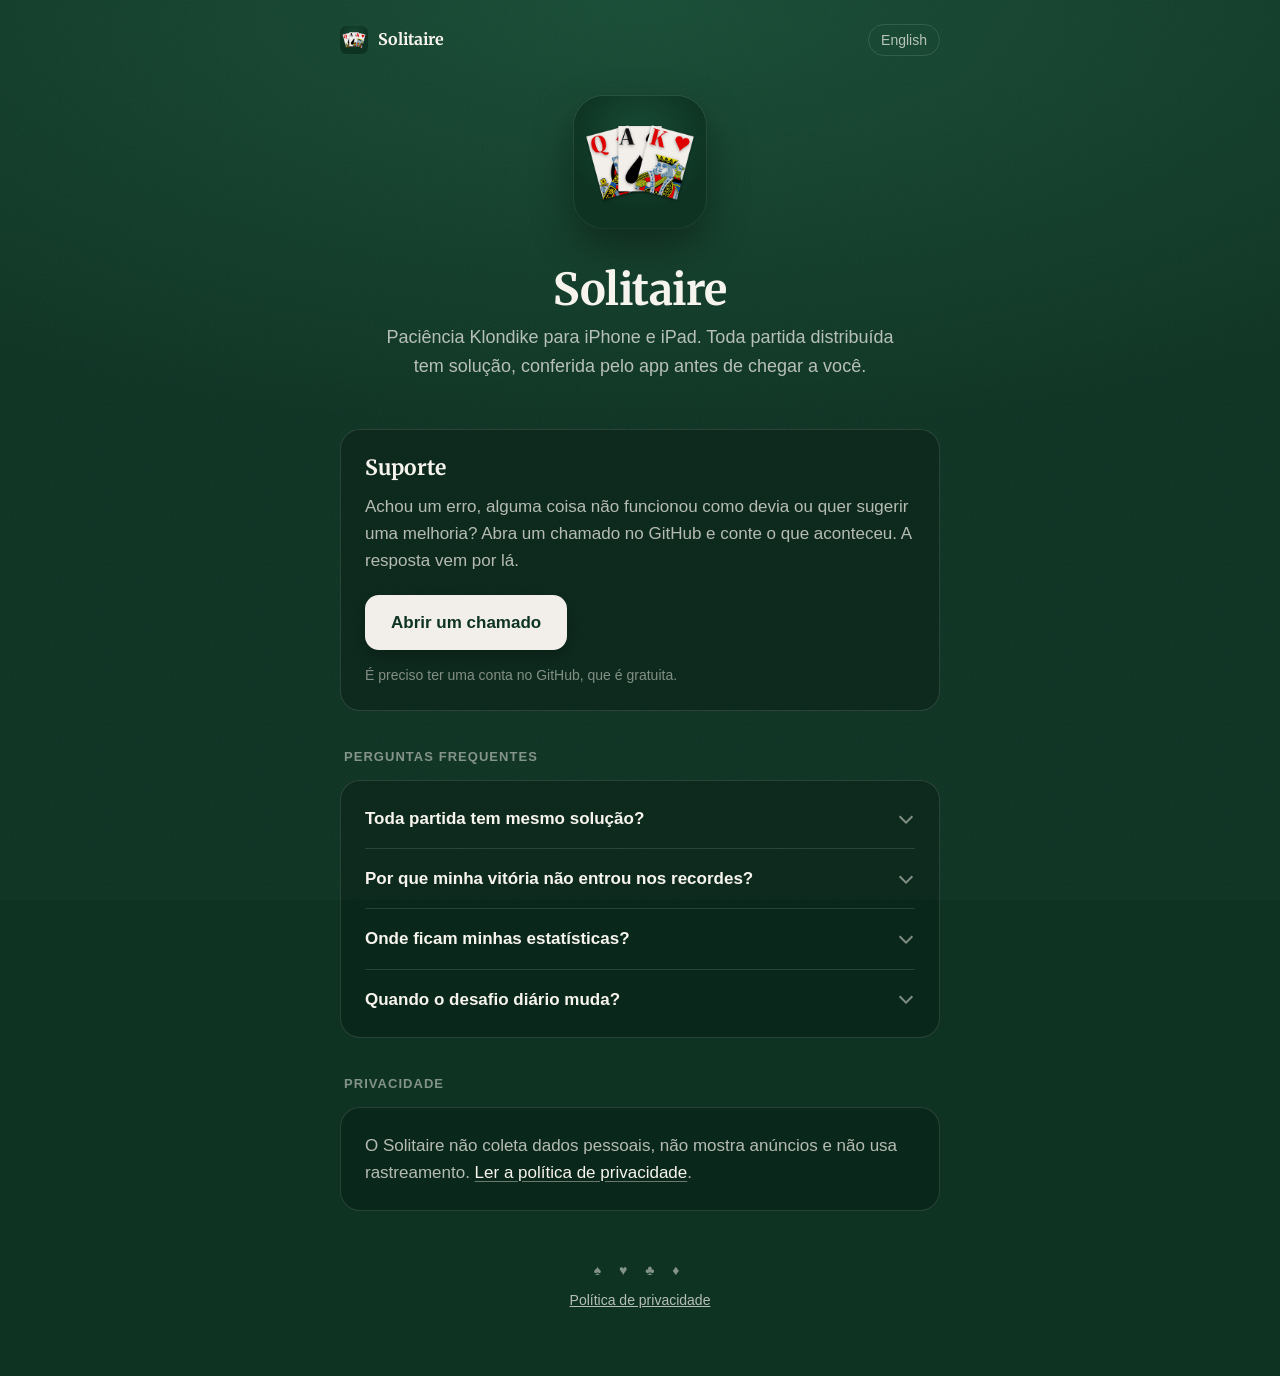
<file: index.html>
<!doctype html>
<html lang="pt-BR">
<head>
<meta charset="utf-8">
<meta name="viewport" content="width=device-width, initial-scale=1">
<title>Solitaire · Suporte</title>
<meta name="description" content="Suporte do Solitaire, paciência Klondike para iPhone e iPad.">
<meta name="theme-color" content="#0e3323">
<link rel="icon" type="image/png" href="favicon.png">
<link rel="apple-touch-icon" href="apple-touch-icon.png">
<link rel="preconnect" href="https://fonts.googleapis.com">
<link rel="preconnect" href="https://fonts.gstatic.com" crossorigin>
<link href="https://fonts.googleapis.com/css2?family=Merriweather:wght@700&display=swap" rel="stylesheet">
<link rel="stylesheet" href="style.css">
</head>
<body>
<main>
<nav class="top">
  <a class="brand" href="./"><img src="icon.png" alt="">Solitaire</a>
  <a class="language" href="en/" hreflang="en" lang="en">English</a>
</nav>

<header class="hero">
  <img src="icon.png" alt="Ícone do Solitaire: dama, ás e rei em leque">
  <h1>Solitaire</h1>
  <p class="lead">Paciência Klondike para iPhone e iPad. Toda partida distribuída tem solução, conferida pelo app antes de chegar a você.</p>
</header>

<section class="panel">
  <h2>Suporte</h2>
  <p>Achou um erro, alguma coisa não funcionou como devia ou quer sugerir uma melhoria? Abra um chamado no GitHub e conte o que aconteceu. A resposta vem por lá.</p>
  <a class="button" href="https://github.com/dantevicenzo/solitaire-site/issues/new?body=Aparelho%20%28ex.%3A%20iPhone%2015%29%3A%0AVers%C3%A3o%20do%20iOS%3A%0AVers%C3%A3o%20do%20app%20%28Ajustes%20%3E%20Vers%C3%A3o%29%3A%0A%0AO%20que%20aconteceu%3A%0A%0AO%20que%20voc%C3%AA%20esperava%3A%0A">Abrir um chamado</a>
  <p class="note">É preciso ter uma conta no GitHub, que é gratuita.</p>
</section>

<p class="label">Perguntas frequentes</p>
<section class="panel faq">
  <details>
    <summary>Toda partida tem mesmo solução?</summary>
    <p>Sim, no modo de 1 carta e no de 3 cartas. Antes de distribuir, o app embaralha e tenta resolver a partida. Se não consegue, embaralha de novo. A dica e a varinha usam essa mesma solução.</p>
  </details>
  <details>
    <summary>Por que minha vitória não entrou nos recordes?</summary>
    <p>Quando você usa a dica ou a varinha, a partida passa a ser assistida. Ela conta como jogada, mas fica fora dos recordes, das sequências e dos rankings. Desfazer custa pontos, mas não torna a partida assistida.</p>
  </details>
  <details>
    <summary>Onde ficam minhas estatísticas?</summary>
    <p>Só no seu aparelho. Elas não vão para nenhum servidor e são apagadas se você remover o app. Os rankings do Game Center ficam com a Apple.</p>
  </details>
  <details>
    <summary>Quando o desafio diário muda?</summary>
    <p>À meia-noite de Brasília. A partida do dia é a mesma para todo mundo, e só a primeira tentativa vale para o calendário e o ranking.</p>
  </details>
</section>

<p class="label">Privacidade</p>
<section class="panel">
  <p>O Solitaire não coleta dados pessoais, não mostra anúncios e não usa rastreamento. <a href="privacidade.html">Ler a política de privacidade</a>.</p>
</section>
<footer>
  <div class="suits" aria-hidden="true">♠ ♥ ♣ ♦</div>
  <a href="privacidade.html">Política de privacidade</a>
</footer>
</main>
</body>
</html>
</file>
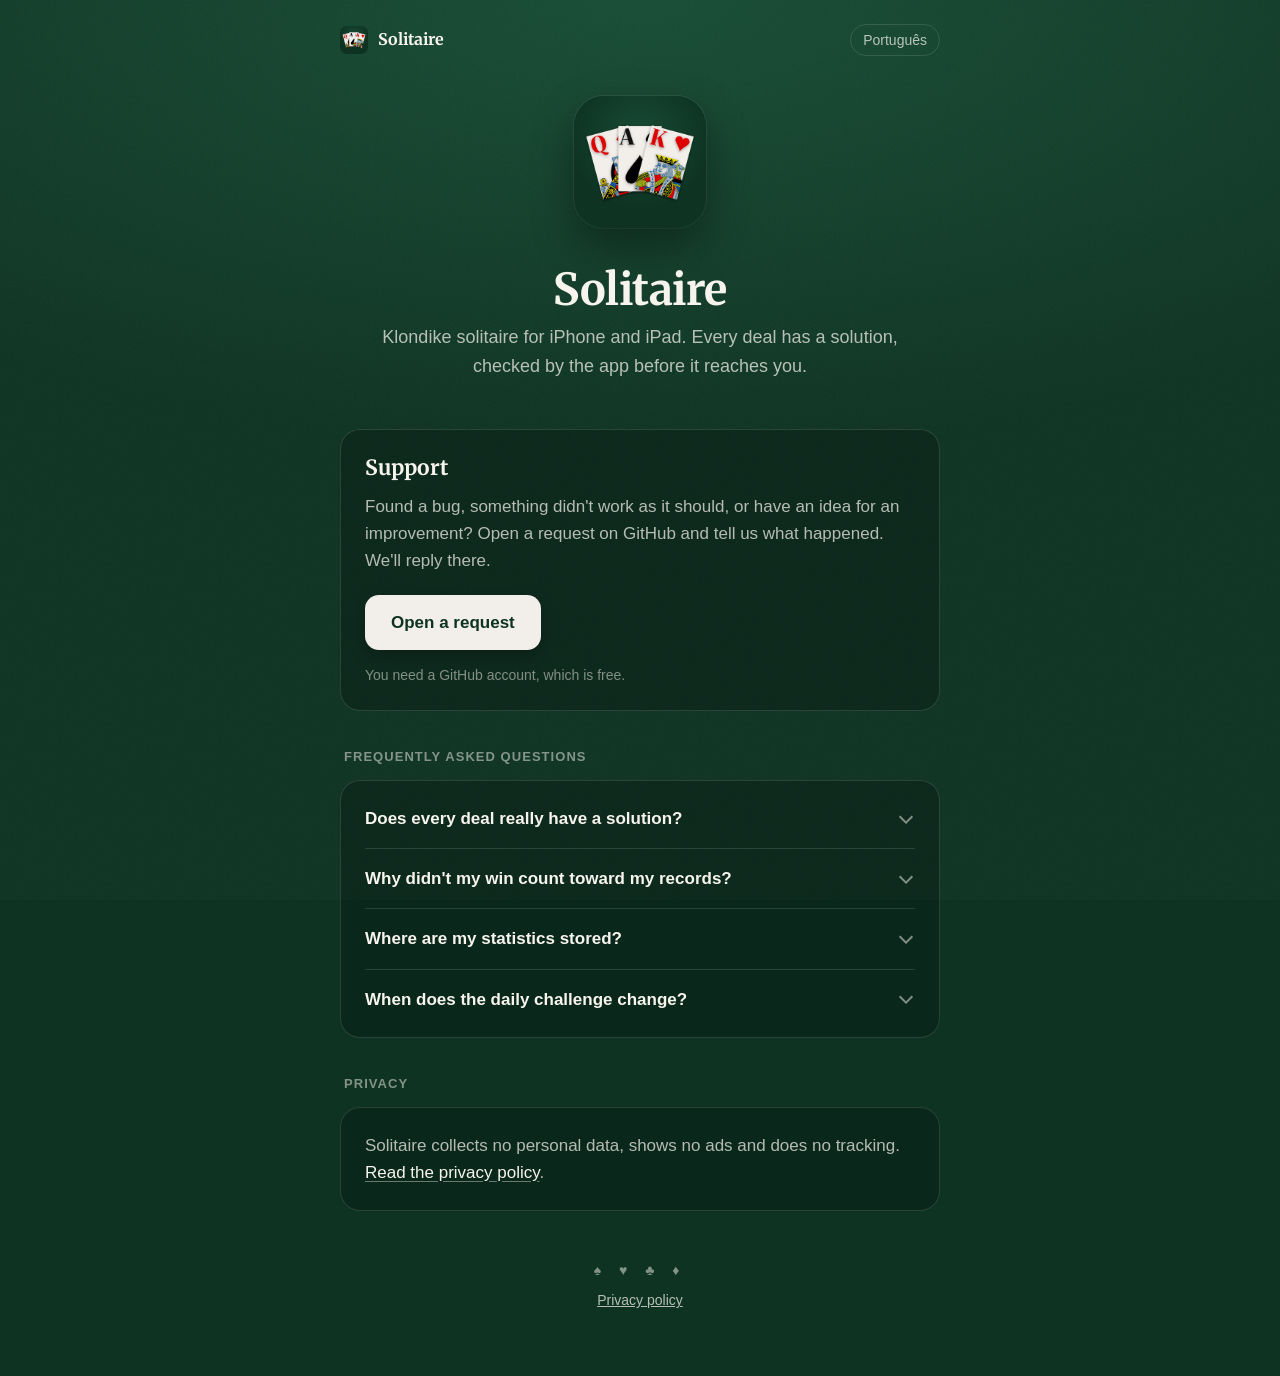
<file: en/index.html>
<!doctype html>
<html lang="en">
<head>
<meta charset="utf-8">
<meta name="viewport" content="width=device-width, initial-scale=1">
<title>Solitaire · Support</title>
<meta name="description" content="Support for Solitaire, Klondike solitaire for iPhone and iPad.">
<meta name="theme-color" content="#0e3323">
<link rel="icon" type="image/png" href="../favicon.png">
<link rel="apple-touch-icon" href="../apple-touch-icon.png">
<link rel="preconnect" href="https://fonts.googleapis.com">
<link rel="preconnect" href="https://fonts.gstatic.com" crossorigin>
<link href="https://fonts.googleapis.com/css2?family=Merriweather:wght@700&display=swap" rel="stylesheet">
<link rel="stylesheet" href="../style.css">
</head>
<body>
<main>
<nav class="top">
  <a class="brand" href="./"><img src="../icon.png" alt="">Solitaire</a>
  <a class="language" href="../" hreflang="pt-BR" lang="pt-BR">Português</a>
</nav>

<header class="hero">
  <img src="../icon.png" alt="Solitaire icon: a queen, an ace and a king fanned out">
  <h1>Solitaire</h1>
  <p class="lead">Klondike solitaire for iPhone and iPad. Every deal has a solution, checked by the app before it reaches you.</p>
</header>

<section class="panel">
  <h2>Support</h2>
  <p>Found a bug, something didn't work as it should, or have an idea for an improvement? Open a request on GitHub and tell us what happened. We'll reply there.</p>
  <a class="button" href="https://github.com/dantevicenzo/solitaire-site/issues/new?body=Device%20%28e.g.%20iPhone%2015%29%3A%0AiOS%20version%3A%0AApp%20version%20%28Settings%20%3E%20Version%29%3A%0A%0AWhat%20happened%3A%0A%0AWhat%20you%20expected%3A%0A">Open a request</a>
  <p class="note">You need a GitHub account, which is free.</p>
</section>

<p class="label">Frequently asked questions</p>
<section class="panel faq">
  <details>
    <summary>Does every deal really have a solution?</summary>
    <p>Yes, in both Draw 1 and Draw 3. Before dealing, the app shuffles and tries to solve the game. If it can't, it shuffles again. Hints and the wand follow that same solution.</p>
  </details>
  <details>
    <summary>Why didn't my win count toward my records?</summary>
    <p>Using a hint or the wand makes the game assisted. It still counts as played, but it stays out of records, streaks and leaderboards. Undo costs points but doesn't make a game assisted.</p>
  </details>
  <details>
    <summary>Where are my statistics stored?</summary>
    <p>Only on your device. They're never sent to a server, and they're deleted if you remove the app. Game Center leaderboards are kept by Apple.</p>
  </details>
  <details>
    <summary>When does the daily challenge change?</summary>
    <p>At midnight Brasília time (UTC−3). Everyone gets the same deal, and only your first attempt counts toward the calendar and the leaderboard.</p>
  </details>
</section>

<p class="label">Privacy</p>
<section class="panel">
  <p>Solitaire collects no personal data, shows no ads and does no tracking. <a href="privacy.html">Read the privacy policy</a>.</p>
</section>
<footer>
  <div class="suits" aria-hidden="true">♠ ♥ ♣ ♦</div>
  <a href="privacy.html">Privacy policy</a>
</footer>
</main>
</body>
</html>
</file>
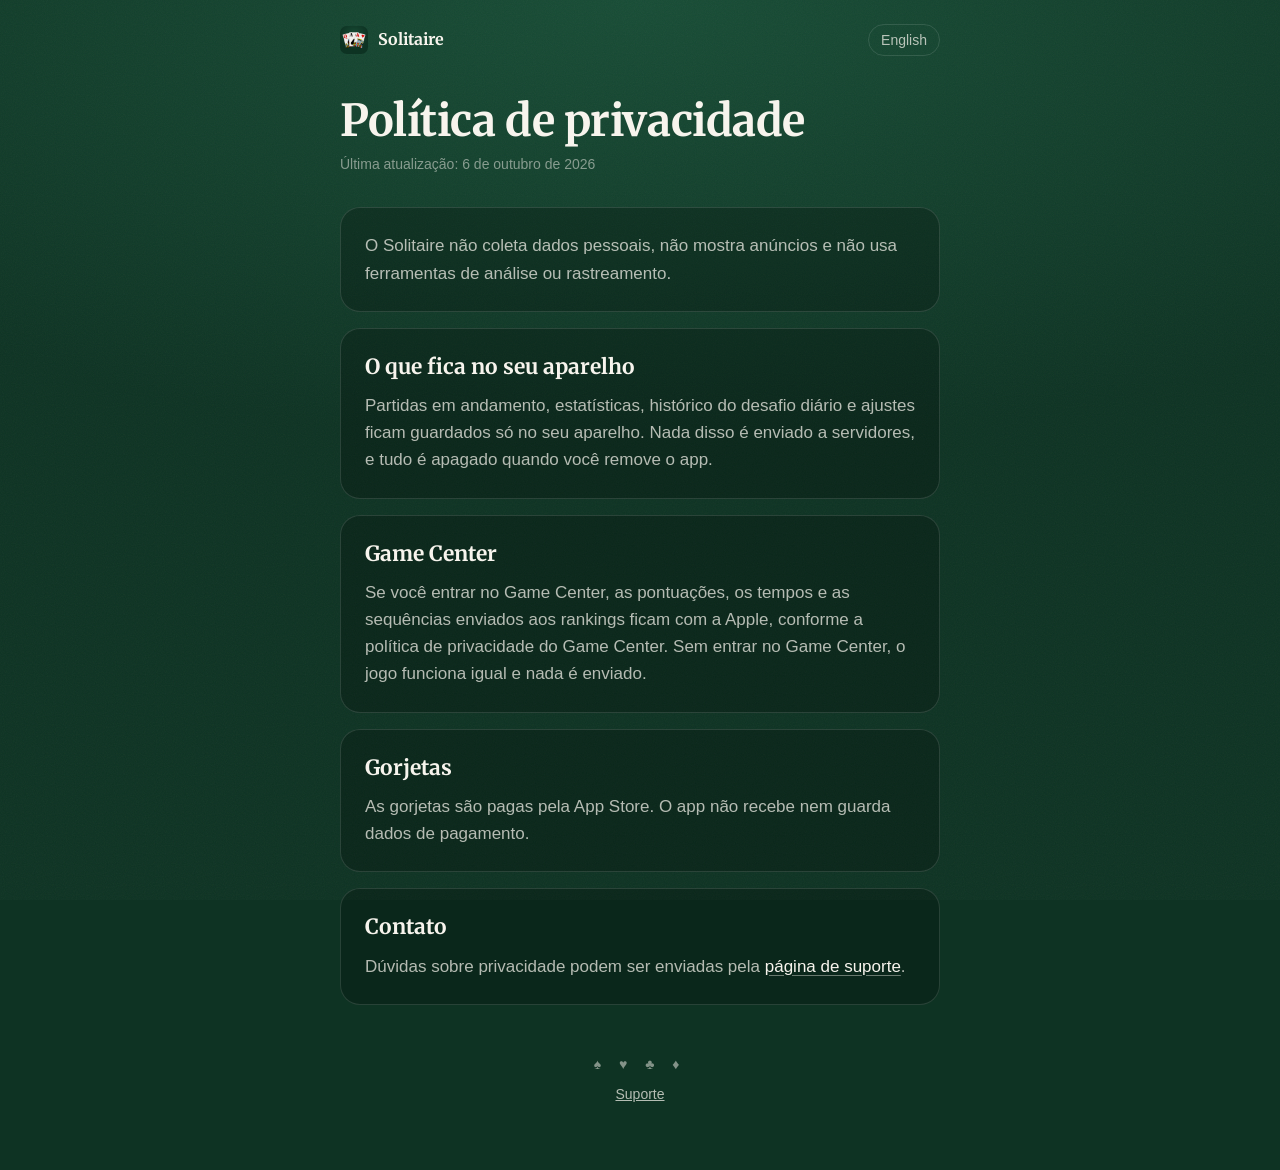
<file: privacidade.html>
<!doctype html>
<html lang="pt-BR">
<head>
<meta charset="utf-8">
<meta name="viewport" content="width=device-width, initial-scale=1">
<title>Solitaire · Privacidade</title>
<meta name="description" content="Política de privacidade do Solitaire.">
<meta name="theme-color" content="#0e3323">
<link rel="icon" type="image/png" href="favicon.png">
<link rel="apple-touch-icon" href="apple-touch-icon.png">
<link rel="preconnect" href="https://fonts.googleapis.com">
<link rel="preconnect" href="https://fonts.gstatic.com" crossorigin>
<link href="https://fonts.googleapis.com/css2?family=Merriweather:wght@700&display=swap" rel="stylesheet">
<link rel="stylesheet" href="style.css">
</head>
<body>
<main>
<nav class="top">
  <a class="brand" href="./"><img src="icon.png" alt="">Solitaire</a>
  <a class="language" href="en/privacy.html" hreflang="en" lang="en">English</a>
</nav>

<h1 class="page-title">Política de privacidade</h1>
<p class="updated">Última atualização: 6 de outubro de 2026</p>

<section class="panel">
  <p>O Solitaire não coleta dados pessoais, não mostra anúncios e não usa ferramentas de análise ou rastreamento.</p>
</section>

<section class="panel">
  <h2>O que fica no seu aparelho</h2>
  <p>Partidas em andamento, estatísticas, histórico do desafio diário e ajustes ficam guardados só no seu aparelho. Nada disso é enviado a servidores, e tudo é apagado quando você remove o app.</p>
</section>

<section class="panel">
  <h2>Game Center</h2>
  <p>Se você entrar no Game Center, as pontuações, os tempos e as sequências enviados aos rankings ficam com a Apple, conforme a política de privacidade do Game Center. Sem entrar no Game Center, o jogo funciona igual e nada é enviado.</p>
</section>

<section class="panel">
  <h2>Gorjetas</h2>
  <p>As gorjetas são pagas pela App Store. O app não recebe nem guarda dados de pagamento.</p>
</section>

<section class="panel">
  <h2>Contato</h2>
  <p>Dúvidas sobre privacidade podem ser enviadas pela <a href="./">página de suporte</a>.</p>
</section>
<footer>
  <div class="suits" aria-hidden="true">♠ ♥ ♣ ♦</div>
  <a href="./">Suporte</a>
</footer>
</main>
</body>
</html>
</file>
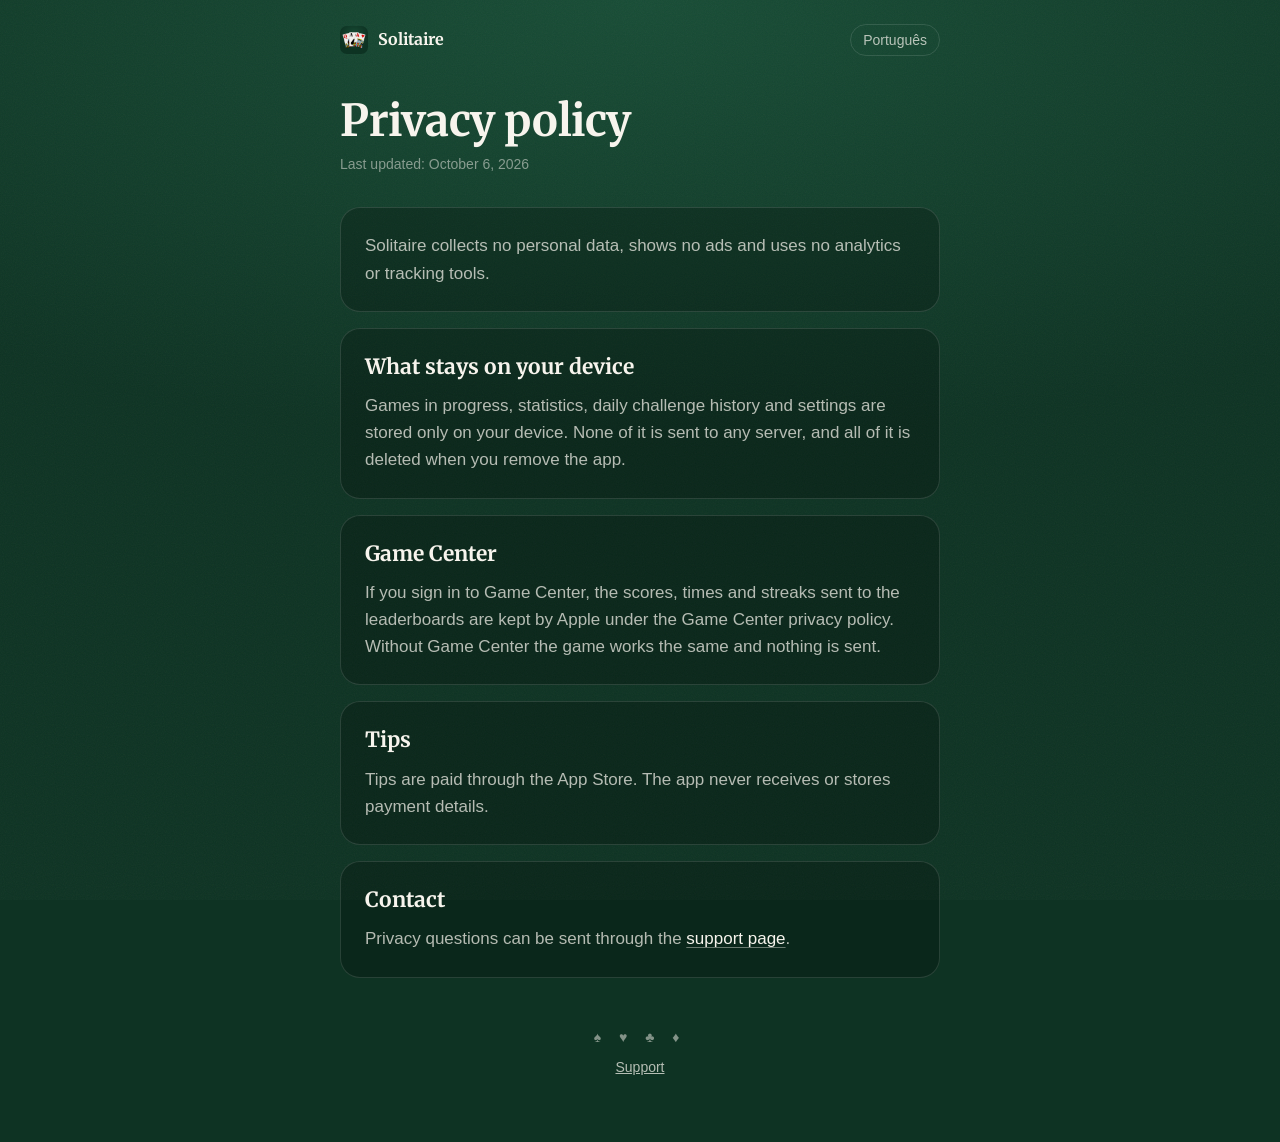
<file: en/privacy.html>
<!doctype html>
<html lang="en">
<head>
<meta charset="utf-8">
<meta name="viewport" content="width=device-width, initial-scale=1">
<title>Solitaire · Privacy</title>
<meta name="description" content="Solitaire privacy policy.">
<meta name="theme-color" content="#0e3323">
<link rel="icon" type="image/png" href="../favicon.png">
<link rel="apple-touch-icon" href="../apple-touch-icon.png">
<link rel="preconnect" href="https://fonts.googleapis.com">
<link rel="preconnect" href="https://fonts.gstatic.com" crossorigin>
<link href="https://fonts.googleapis.com/css2?family=Merriweather:wght@700&display=swap" rel="stylesheet">
<link rel="stylesheet" href="../style.css">
</head>
<body>
<main>
<nav class="top">
  <a class="brand" href="./"><img src="../icon.png" alt="">Solitaire</a>
  <a class="language" href="../privacidade.html" hreflang="pt-BR" lang="pt-BR">Português</a>
</nav>

<h1 class="page-title">Privacy policy</h1>
<p class="updated">Last updated: October 6, 2026</p>

<section class="panel">
  <p>Solitaire collects no personal data, shows no ads and uses no analytics or tracking tools.</p>
</section>

<section class="panel">
  <h2>What stays on your device</h2>
  <p>Games in progress, statistics, daily challenge history and settings are stored only on your device. None of it is sent to any server, and all of it is deleted when you remove the app.</p>
</section>

<section class="panel">
  <h2>Game Center</h2>
  <p>If you sign in to Game Center, the scores, times and streaks sent to the leaderboards are kept by Apple under the Game Center privacy policy. Without Game Center the game works the same and nothing is sent.</p>
</section>

<section class="panel">
  <h2>Tips</h2>
  <p>Tips are paid through the App Store. The app never receives or stores payment details.</p>
</section>

<section class="panel">
  <h2>Contact</h2>
  <p>Privacy questions can be sent through the <a href="./">support page</a>.</p>
</section>
<footer>
  <div class="suits" aria-hidden="true">♠ ♥ ♣ ♦</div>
  <a href="./">Support</a>
</footer>
</main>
</body>
</html>
</file>
<file: style.css>
/* Páginas públicas do Solitaire (suporte e política de privacidade). Cores dos tokens do app (Color+Tokens.swift). */
:root {
  --felt: #0e3323;
  --felt-light: #184d36;
  --panel: rgba(0, 0, 0, 0.22);
  --panel-border: rgba(255, 255, 255, 0.12);
  --text: #f7f4ed;
  --text-secondary: rgba(247, 244, 237, 0.72);
  --text-tertiary: rgba(247, 244, 237, 0.5);
  --card: #f2efeb;
  --on-card: #0e3323;
  --gold: #ffe1a6;
  --serif: "Merriweather", Georgia, "Times New Roman", serif;
  --sans: -apple-system, BlinkMacSystemFont, "SF Pro Text", "Helvetica Neue", Arial, sans-serif;
  color-scheme: dark;
}

* {
  box-sizing: border-box;
}

html {
  background: var(--felt);
}

body {
  margin: 0;
  min-height: 100vh;
  color: var(--text);
  font-family: var(--sans);
  font-size: 17px;
  line-height: 1.6;
  -webkit-font-smoothing: antialiased;
  background:
    radial-gradient(120% 70% at 50% 0%, var(--felt-light) 0%, rgba(24, 77, 54, 0) 70%),
    var(--felt);
  background-attachment: fixed;
}

/* Textura leve de feltro, como a mesa do app */
body::before {
  content: "";
  position: fixed;
  inset: 0;
  pointer-events: none;
  opacity: 0.05;
  background-image: url("data:image/svg+xml,%3Csvg xmlns='http://www.w3.org/2000/svg' width='160' height='160'%3E%3Cfilter id='n'%3E%3CfeTurbulence type='fractalNoise' baseFrequency='0.9' numOctaves='3' stitchTiles='stitch'/%3E%3C/filter%3E%3Crect width='100%25' height='100%25' filter='url(%23n)'/%3E%3C/svg%3E");
}

main {
  position: relative;
  max-width: 640px;
  margin: 0 auto;
  padding: 24px 20px 64px;
}

.top {
  display: flex;
  justify-content: space-between;
  align-items: center;
  margin-bottom: 40px;
  font-size: 14px;
}

.top a {
  color: var(--text-secondary);
  text-decoration: none;
}

.top a:hover {
  color: var(--text);
}

.brand {
  display: inline-flex;
  align-items: center;
  gap: 10px;
  font-family: var(--serif);
  font-weight: 700;
  font-size: 16px;
}

.brand img {
  width: 28px;
  height: 28px;
  border-radius: 7px;
}

.top .brand {
  color: var(--text);
}

.language {
  padding: 4px 12px;
  border: 1px solid var(--panel-border);
  border-radius: 999px;
}

.hero {
  text-align: center;
  margin: 8px 0 48px;
}

.hero img {
  width: 132px;
  height: 132px;
  border-radius: 30px;
  box-shadow: 0 18px 40px rgba(0, 0, 0, 0.35), 0 0 0 1px rgba(255, 255, 255, 0.08);
}

h1 {
  margin: 28px 0 8px;
  font-family: var(--serif);
  font-size: clamp(34px, 8vw, 44px);
  font-weight: 700;
  line-height: 1.15;
  letter-spacing: -0.01em;
}

.lead {
  margin: 0 auto;
  max-width: 30em;
  color: var(--text-secondary);
  font-size: 18px;
}

h2 {
  margin: 0 0 12px;
  font-family: var(--serif);
  font-size: 21px;
  font-weight: 700;
  line-height: 1.3;
}

.page-title {
  margin: 0 0 6px;
  text-align: left;
}

.updated {
  margin: 0 0 32px;
  color: var(--text-tertiary);
  font-size: 14px;
}

.panel {
  margin: 0 0 16px;
  padding: 24px;
  background: var(--panel);
  border: 1px solid var(--panel-border);
  border-radius: 20px;
}

.panel p {
  margin: 0 0 12px;
  color: var(--text-secondary);
}

.panel p:last-child {
  margin-bottom: 0;
}

.panel a {
  color: var(--text);
  text-decoration-color: rgba(247, 244, 237, 0.4);
  text-underline-offset: 3px;
}

.label {
  margin: 36px 0 12px 4px;
  color: var(--text-tertiary);
  font-size: 13px;
  font-weight: 600;
  letter-spacing: 0.08em;
  text-transform: uppercase;
}

.button {
  display: inline-block;
  margin-top: 8px;
  padding: 14px 26px;
  color: var(--on-card);
  background: var(--card);
  border-radius: 14px;
  font-size: 17px;
  font-weight: 600;
  text-decoration: none;
  box-shadow: 0 6px 18px rgba(0, 0, 0, 0.25);
  transition: transform 0.15s ease, box-shadow 0.15s ease;
}

.panel .button {
  color: var(--on-card);
  text-decoration: none;
}

.button:hover {
  transform: translateY(-1px);
  box-shadow: 0 10px 24px rgba(0, 0, 0, 0.3);
}

.note {
  margin-top: 14px !important;
  color: var(--text-tertiary) !important;
  font-size: 14px;
}

details {
  border-top: 1px solid var(--panel-border);
}

details:first-of-type {
  border-top: none;
}

summary {
  position: relative;
  padding: 16px 32px 16px 0;
  cursor: pointer;
  list-style: none;
  font-weight: 600;
}

summary::-webkit-details-marker {
  display: none;
}

summary::after {
  content: "";
  position: absolute;
  right: 4px;
  top: 50%;
  width: 8px;
  height: 8px;
  border-right: 2px solid var(--text-tertiary);
  border-bottom: 2px solid var(--text-tertiary);
  transform: translateY(-70%) rotate(45deg);
  transition: transform 0.2s ease;
}

details[open] summary::after {
  transform: translateY(-30%) rotate(-135deg);
}

details p {
  margin: 0 0 16px !important;
}

.faq {
  padding-top: 8px;
  padding-bottom: 8px;
}

footer {
  margin-top: 48px;
  color: var(--text-tertiary);
  font-size: 14px;
  text-align: center;
}

footer a {
  color: var(--text-secondary);
}

.suits {
  margin-bottom: 8px;
  letter-spacing: 0.5em;
  color: var(--text-tertiary);
}

@media (max-width: 480px) {
  body {
    font-size: 16px;
  }

  .panel {
    padding: 20px;
  }

  .button {
    display: block;
    text-align: center;
  }
}
</file>
